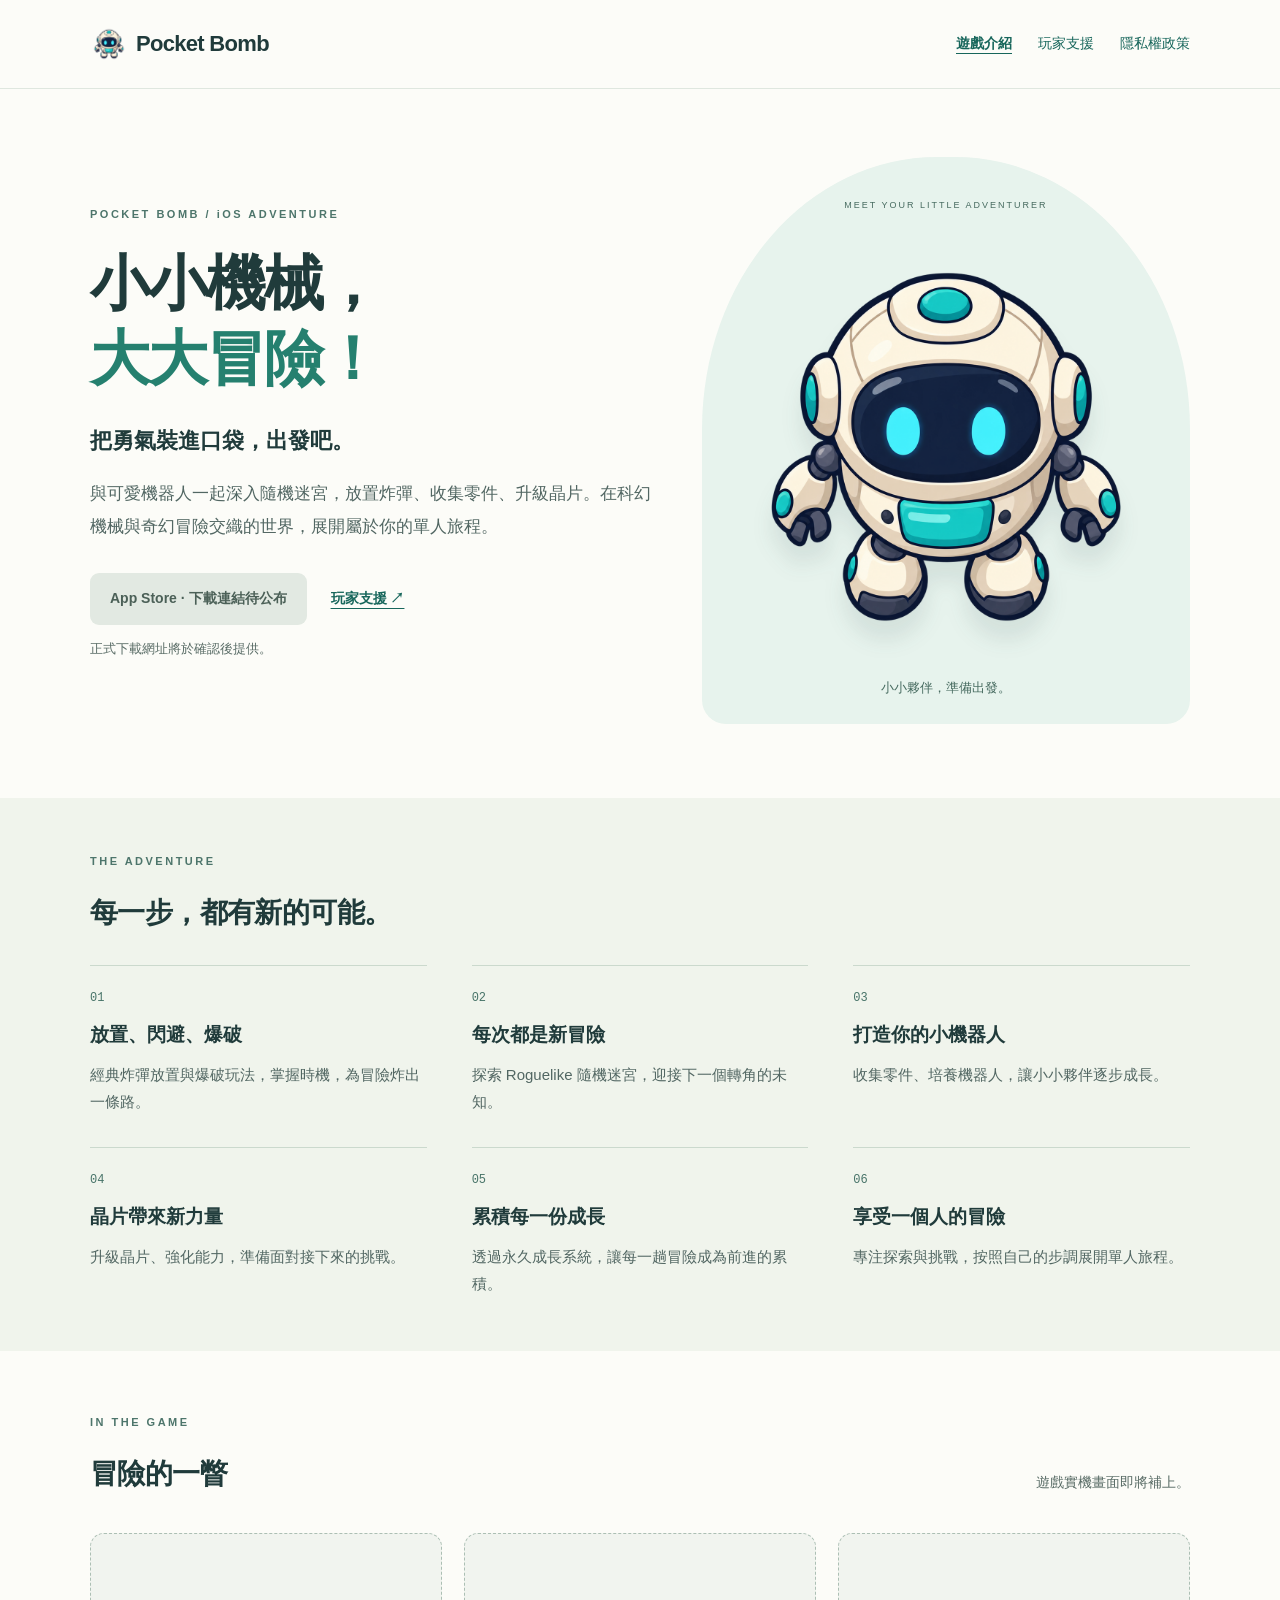
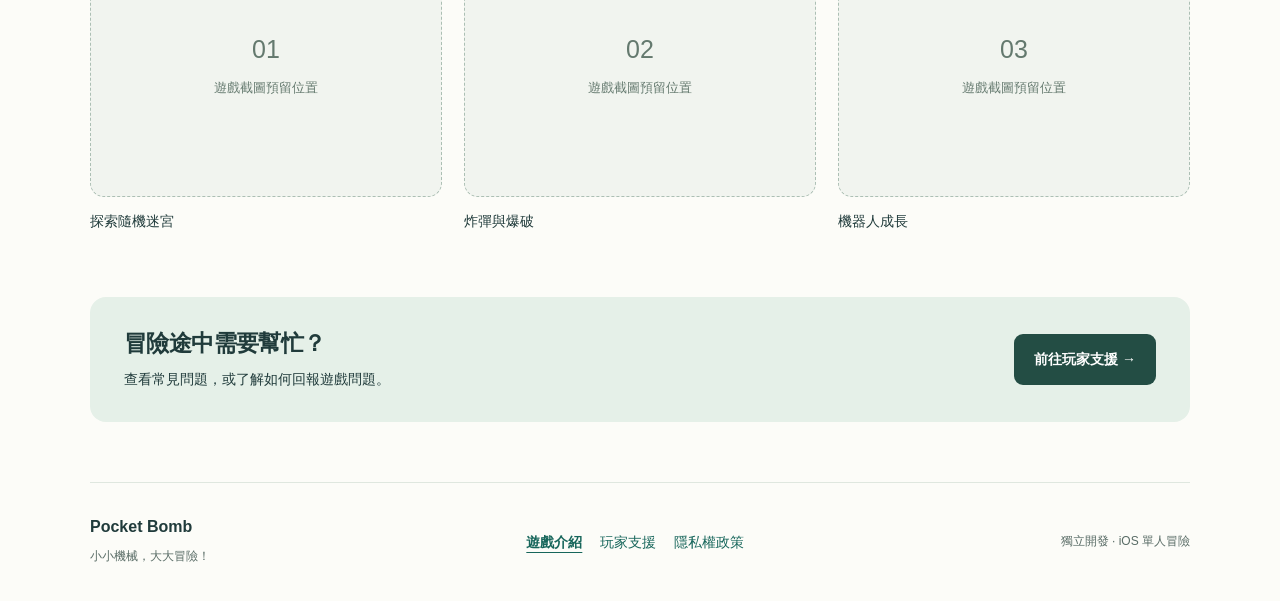
<file: index.html>
<!doctype html>
<html lang="zh-Hant"><head><meta charset="utf-8"><meta name="viewport" content="width=device-width, initial-scale=1"><title>Pocket Bomb｜小小機械，大大冒險！</title><meta name="description" content="Pocket Bomb 是結合炸彈爆破、隨機迷宮與機器人養成的 iOS 單人冒險遊戲。查看遊戲介紹、玩家支援與隱私權政策。"><meta name="theme-color" content="#eef8f4"><meta property="og:title" content="Pocket Bomb｜小小機械，大大冒險！"><meta property="og:description" content="Pocket Bomb 是結合炸彈爆破、隨機迷宮與機器人養成的 iOS 單人冒險遊戲。查看遊戲介紹、玩家支援與隱私權政策。"><meta property="og:type" content="website"><meta property="og:locale" content="zh_TW"><link rel="icon" href="assets/images/robot.png"><link rel="stylesheet" href="assets/style.css"><script src="assets/site.js" defer></script></head>
<body><a class="skip" href="#main">跳至主要內容</a><header class="header"><div class="wrap header-inner"><a class="brand" href="index.html"><img src="assets/images/robot.png" alt="" width="38" height="38">Pocket Bomb</a><nav aria-label="主要導覽"><a href="index.html" aria-current="page">遊戲介紹</a><a href="support.html">玩家支援</a><a href="privacy.html">隱私權政策</a></nav></div></header><main id="main"><section class="wrap hero"><div><p class="eyebrow">POCKET BOMB / iOS ADVENTURE</p><h1>小小機械，<br><span>大大冒險！</span></h1><p class="intro">把勇氣裝進口袋，出發吧。</p><p class="lead">與可愛機器人一起深入隨機迷宮，放置炸彈、收集零件、升級晶片。在科幻機械與奇幻冒險交織的世界，展開屬於你的單人旅程。</p><div class="actions"><span class="button unavailable" aria-describedby="download-note">App Store · 下載連結待公布</span><a class="text-link" href="support.html">玩家支援 ↗</a></div><p class="fine" id="download-note">正式下載網址將於確認後提供。</p></div><figure class="hero-art"><span class="art-label">MEET YOUR LITTLE ADVENTURER</span><img src="assets/images/robot.png" width="1280" height="1280" alt="Pocket Bomb 的奶油白小機器人，配有青綠色雙眼與機械裝甲"><figcaption>小小夥伴，準備出發。</figcaption></figure></section><section class="features-section"><div class="wrap"><p class="eyebrow">THE ADVENTURE</p><h2>每一步，都有新的可能。</h2><div class="features"><article><span class="number">01</span><h3>放置、閃避、爆破</h3><p>經典炸彈放置與爆破玩法，掌握時機，為冒險炸出一條路。</p></article><article><span class="number">02</span><h3>每次都是新冒險</h3><p>探索 Roguelike 隨機迷宮，迎接下一個轉角的未知。</p></article><article><span class="number">03</span><h3>打造你的小機器人</h3><p>收集零件、培養機器人，讓小小夥伴逐步成長。</p></article><article><span class="number">04</span><h3>晶片帶來新力量</h3><p>升級晶片、強化能力，準備面對接下來的挑戰。</p></article><article><span class="number">05</span><h3>累積每一份成長</h3><p>透過永久成長系統，讓每一趟冒險成為前進的累積。</p></article><article><span class="number">06</span><h3>享受一個人的冒險</h3><p>專注探索與挑戰，按照自己的步調展開單人旅程。</p></article></div></div></section><section class="wrap section"><div class="section-heading"><div><p class="eyebrow">IN THE GAME</p><h2>冒險的一瞥</h2></div><p>遊戲實機畫面即將補上。</p></div><div class="screens"><figure class="screen"><div><span>01</span><p>遊戲截圖預留位置</p></div><figcaption>探索隨機迷宮</figcaption></figure><figure class="screen"><div><span>02</span><p>遊戲截圖預留位置</p></div><figcaption>炸彈與爆破</figcaption></figure><figure class="screen"><div><span>03</span><p>遊戲截圖預留位置</p></div><figcaption>機器人成長</figcaption></figure></div></section><aside class="wrap support-banner"><div><h2>冒險途中需要幫忙？</h2><p>查看常見問題，或了解如何回報遊戲問題。</p></div><a class="button" href="support.html">前往玩家支援 →</a></aside></main><footer class="wrap footer"><div><strong>Pocket Bomb</strong><p>小小機械，大大冒險！</p></div><nav aria-label="頁尾導覽"><a href="index.html" aria-current="page">遊戲介紹</a><a href="support.html">玩家支援</a><a href="privacy.html">隱私權政策</a></nav><small>獨立開發 · iOS 單人冒險</small></footer></body></html>
</file>
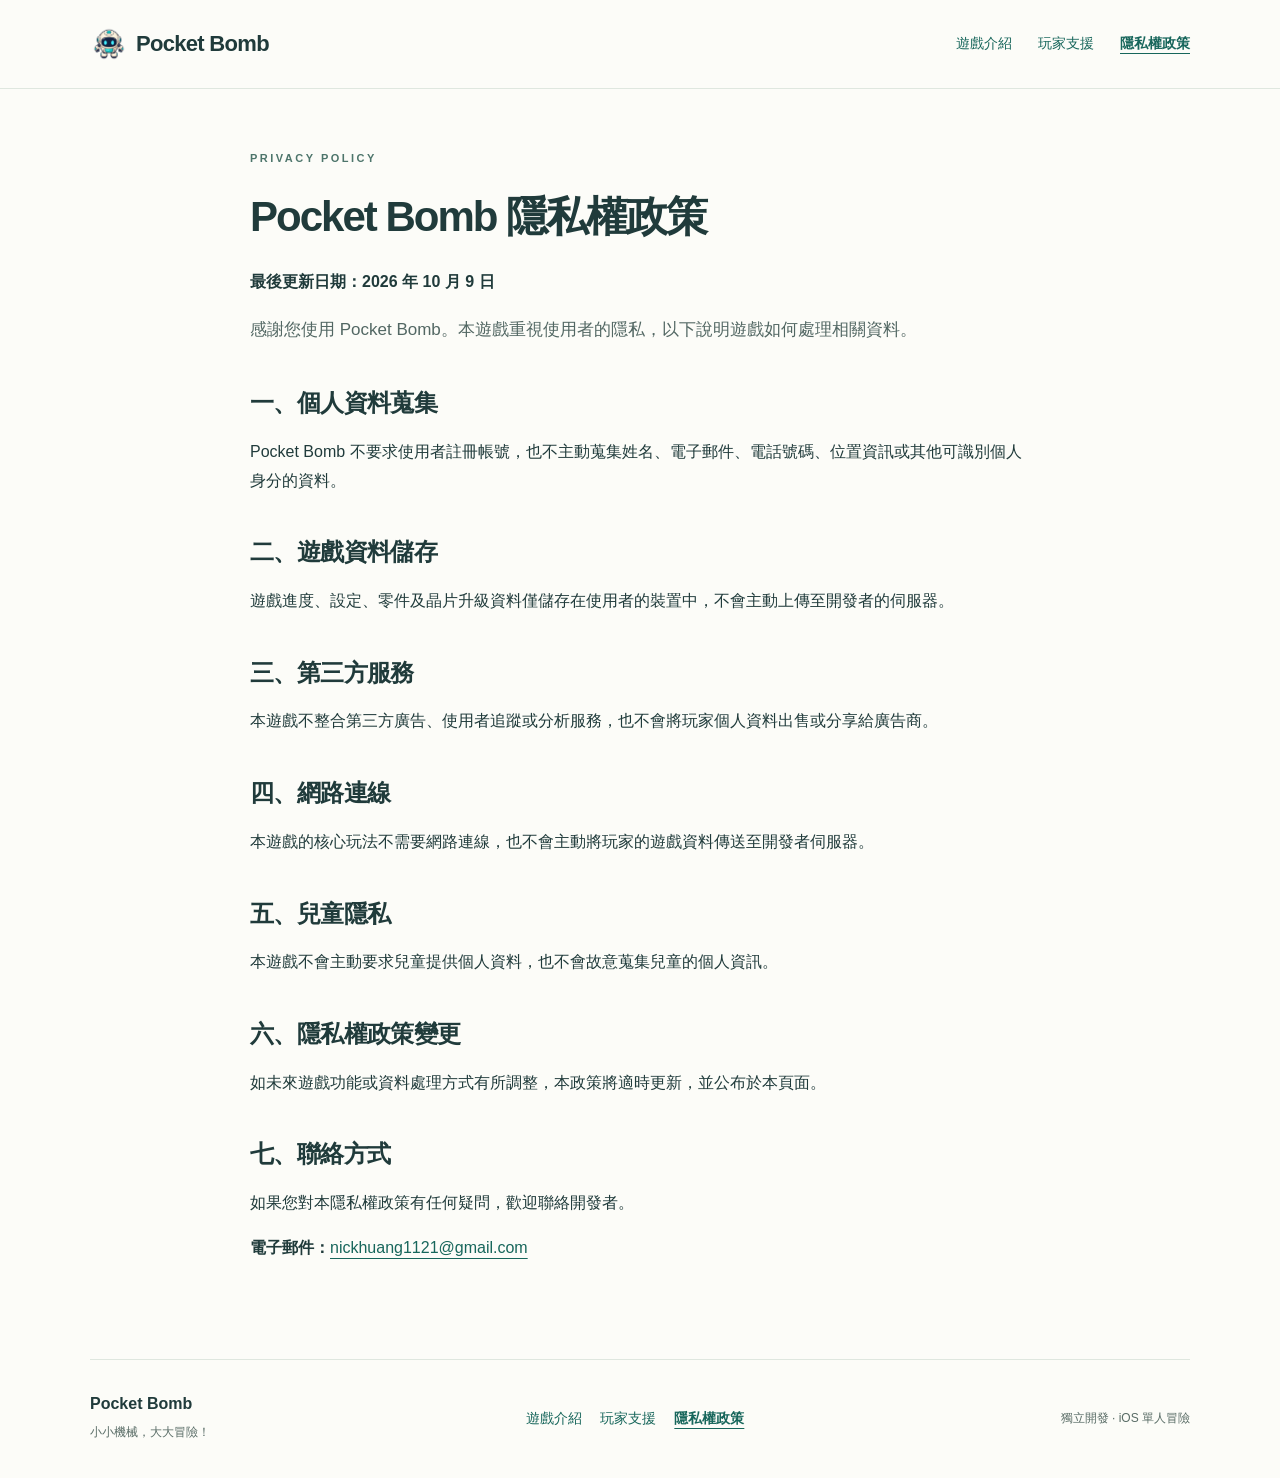
<file: privacy.html>
<!doctype html>
<html lang="zh-Hant"><head><meta charset="utf-8"><meta name="viewport" content="width=device-width, initial-scale=1"><title>隱私權政策｜Pocket Bomb</title><meta name="description" content="Pocket Bomb 隱私權政策：了解個人資料、裝置內遊戲資料儲存、第三方服務、網路連線與聯絡方式。"><meta name="theme-color" content="#eef8f4"><meta property="og:title" content="隱私權政策｜Pocket Bomb"><meta property="og:description" content="Pocket Bomb 隱私權政策：了解個人資料、裝置內遊戲資料儲存、第三方服務、網路連線與聯絡方式。"><meta property="og:type" content="website"><meta property="og:locale" content="zh_TW"><link rel="icon" href="assets/images/robot.png"><link rel="stylesheet" href="assets/style.css"><script src="assets/site.js" defer></script></head>
<body><a class="skip" href="#main">跳至主要內容</a><header class="header"><div class="wrap header-inner"><a class="brand" href="index.html"><img src="assets/images/robot.png" alt="" width="38" height="38">Pocket Bomb</a><nav aria-label="主要導覽"><a href="index.html">遊戲介紹</a><a href="support.html">玩家支援</a><a href="privacy.html" aria-current="page">隱私權政策</a></nav></div></header><main id="main"><article class="wrap document"><p class="eyebrow">PRIVACY POLICY</p><h1>Pocket Bomb 隱私權政策</h1><p><strong>最後更新日期：<time datetime="2026-10-09">2026 年 10 月 9 日</time></strong></p><p class="lead">感謝您使用 Pocket Bomb。本遊戲重視使用者的隱私，以下說明遊戲如何處理相關資料。</p><section><h2>一、個人資料蒐集</h2><p>Pocket Bomb 不要求使用者註冊帳號，也不主動蒐集姓名、電子郵件、電話號碼、位置資訊或其他可識別個人身分的資料。</p></section><section><h2>二、遊戲資料儲存</h2><p>遊戲進度、設定、零件及晶片升級資料僅儲存在使用者的裝置中，不會主動上傳至開發者的伺服器。</p></section><section><h2>三、第三方服務</h2><p>本遊戲不整合第三方廣告、使用者追蹤或分析服務，也不會將玩家個人資料出售或分享給廣告商。</p></section><section><h2>四、網路連線</h2><p>本遊戲的核心玩法不需要網路連線，也不會主動將玩家的遊戲資料傳送至開發者伺服器。</p></section><section><h2>五、兒童隱私</h2><p>本遊戲不會主動要求兒童提供個人資料，也不會故意蒐集兒童的個人資訊。</p></section><section><h2>六、隱私權政策變更</h2><p>如未來遊戲功能或資料處理方式有所調整，本政策將適時更新，並公布於本頁面。</p></section><section><h2>七、聯絡方式</h2><p>如果您對本隱私權政策有任何疑問，歡迎聯絡開發者。</p><p><strong>電子郵件：</strong><a href="mailto:nickhuang1121@gmail.com">nickhuang1121@gmail.com</a></p></section></article></main><footer class="wrap footer"><div><strong>Pocket Bomb</strong><p>小小機械，大大冒險！</p></div><nav aria-label="頁尾導覽"><a href="index.html">遊戲介紹</a><a href="support.html">玩家支援</a><a href="privacy.html" aria-current="page">隱私權政策</a></nav><small>獨立開發 · iOS 單人冒險</small></footer></body></html>
</file>
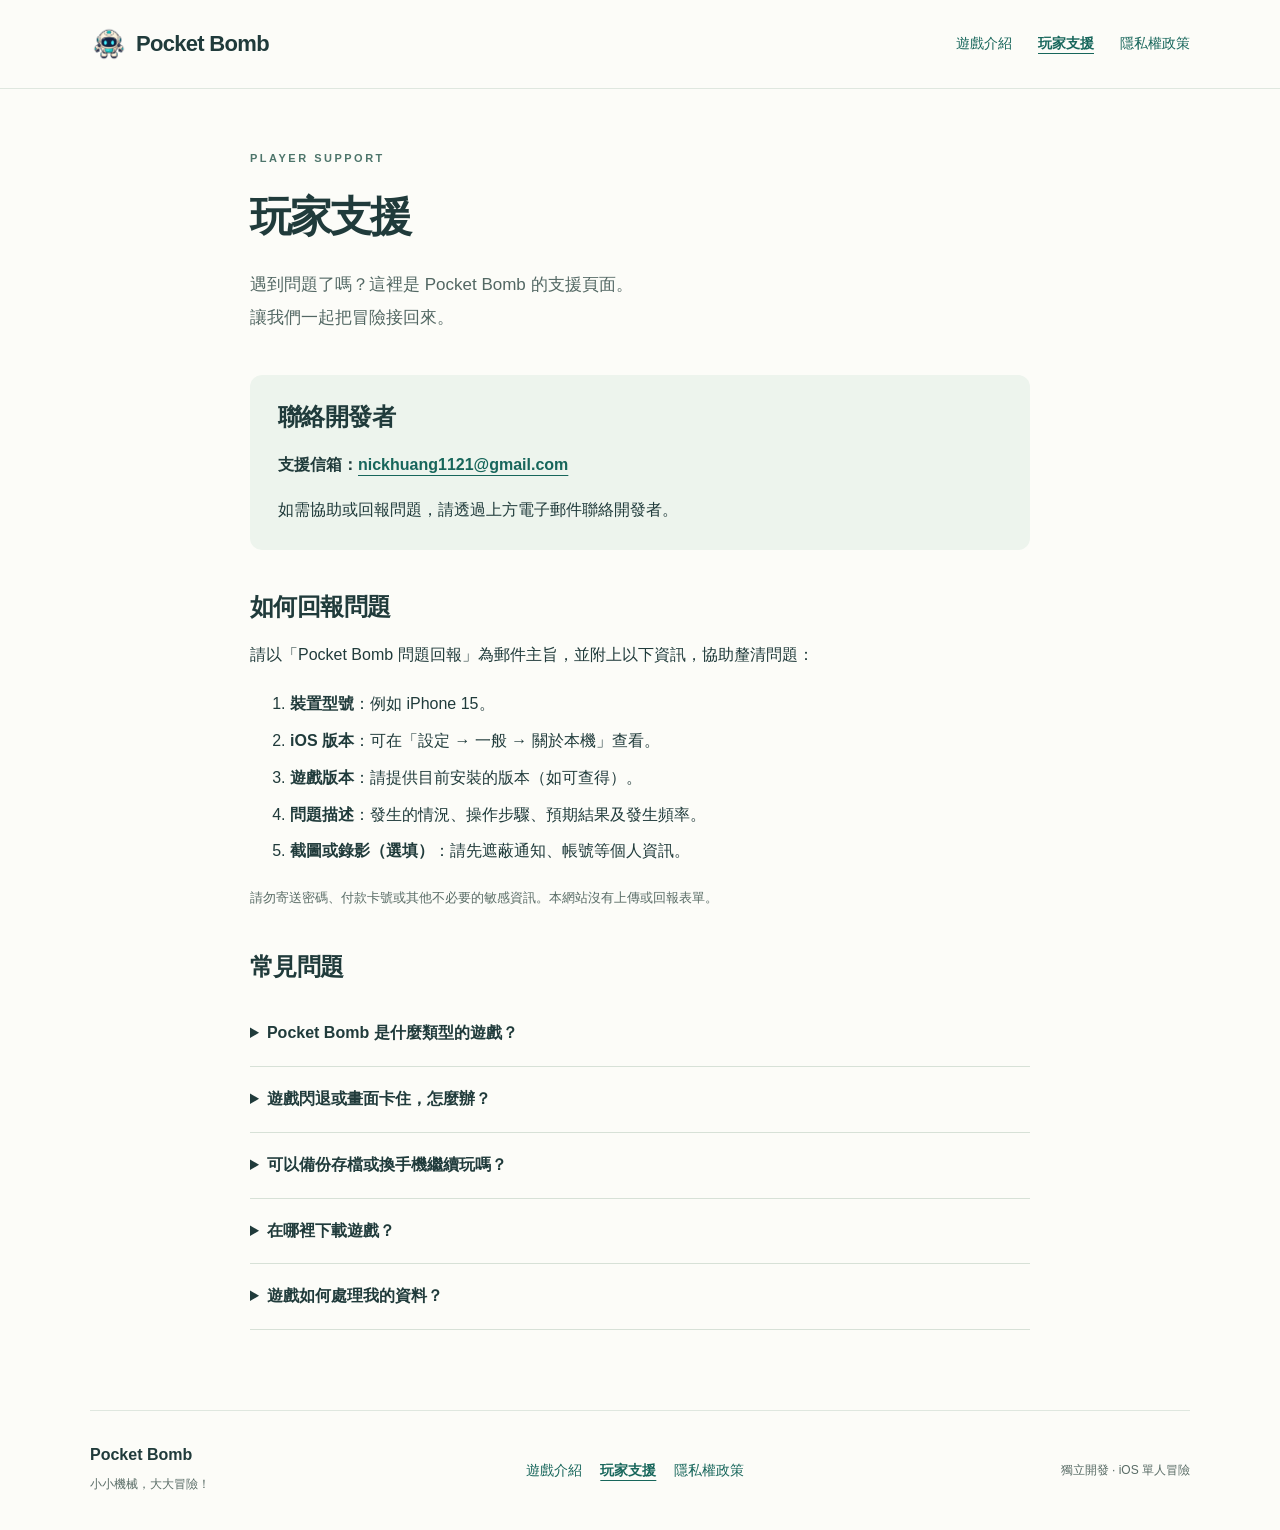
<file: support.html>
<!doctype html>
<html lang="zh-Hant"><head><meta charset="utf-8"><meta name="viewport" content="width=device-width, initial-scale=1"><title>玩家支援｜Pocket Bomb</title><meta name="description" content="Pocket Bomb 玩家支援：聯絡資訊、問題回報方式與常見問題。"><meta name="theme-color" content="#eef8f4"><meta property="og:title" content="玩家支援｜Pocket Bomb"><meta property="og:description" content="Pocket Bomb 玩家支援：聯絡資訊、問題回報方式與常見問題。"><meta property="og:type" content="website"><meta property="og:locale" content="zh_TW"><link rel="icon" href="assets/images/robot.png"><link rel="stylesheet" href="assets/style.css"><script src="assets/site.js" defer></script></head>
<body><a class="skip" href="#main">跳至主要內容</a><header class="header"><div class="wrap header-inner"><a class="brand" href="index.html"><img src="assets/images/robot.png" alt="" width="38" height="38">Pocket Bomb</a><nav aria-label="主要導覽"><a href="index.html">遊戲介紹</a><a href="support.html" aria-current="page">玩家支援</a><a href="privacy.html">隱私權政策</a></nav></div></header><main id="main"><div class="wrap document"><p class="eyebrow">PLAYER SUPPORT</p><h1>玩家支援</h1><p class="lead">遇到問題了嗎？這裡是 Pocket Bomb 的支援頁面。<br>讓我們一起把冒險接回來。</p><section class="contact"><h2>聯絡開發者</h2><p><strong>支援信箱：<a href="mailto:nickhuang1121@gmail.com">nickhuang1121@gmail.com</a></strong></p><p>如需協助或回報問題，請透過上方電子郵件聯絡開發者。</p></section><section><h2>如何回報問題</h2><p>請以「Pocket Bomb 問題回報」為郵件主旨，並附上以下資訊，協助釐清問題：</p><ol><li><strong>裝置型號</strong>：例如 iPhone 15。</li><li><strong>iOS 版本</strong>：可在「設定 → 一般 → 關於本機」查看。</li><li><strong>遊戲版本</strong>：請提供目前安裝的版本（如可查得）。</li><li><strong>問題描述</strong>：發生的情況、操作步驟、預期結果及發生頻率。</li><li><strong>截圖或錄影（選填）</strong>：請先遮蔽通知、帳號等個人資訊。</li></ol><p class="fine">請勿寄送密碼、付款卡號或其他不必要的敏感資訊。本網站沒有上傳或回報表單。</p></section><section><h2>常見問題</h2><details><summary>Pocket Bomb 是什麼類型的遊戲？</summary><p>這是一款 iOS 單人冒險遊戲，結合炸彈爆破、Roguelike 隨機迷宮、零件收集、機器人養成與永久成長。</p></details><details><summary>遊戲閃退或畫面卡住，怎麼辦？</summary><p>可先關閉並重新開啟遊戲，或重新啟動裝置。若仍發生，請記錄裝置型號、iOS 與遊戲版本，以及重現問題的步驟，透過支援信箱回報。存檔備份方式尚未確認，請先不要刪除遊戲。</p></details><details><summary>可以備份存檔或換手機繼續玩嗎？</summary><p>遊戲資料僅儲存在你的裝置中，不會主動上傳至開發者伺服器。備份與跨裝置轉移方式尚未確認，目前不保證可恢復或轉移。請在刪除遊戲或更換裝置前，先確認正式說明。</p></details><details><summary>在哪裡下載遊戲？</summary><p>App Store 下載連結確認後，將公布於<a href="index.html">遊戲介紹首頁</a>。</p></details><details><summary>遊戲如何處理我的資料？</summary><p>請參閱<a href="privacy.html">隱私權政策</a>。其中說明了遊戲的資料處理與裝置內儲存方式。</p></details></section></div></main><footer class="wrap footer"><div><strong>Pocket Bomb</strong><p>小小機械，大大冒險！</p></div><nav aria-label="頁尾導覽"><a href="index.html">遊戲介紹</a><a href="support.html" aria-current="page">玩家支援</a><a href="privacy.html">隱私權政策</a></nav><small>獨立開發 · iOS 單人冒險</small></footer></body></html>
</file>
<file: assets/style.css>
*{box-sizing:border-box}html{color-scheme:light}body{margin:0;background:#fcfcf8;color:#203b3b;font:16px/1.8 -apple-system,BlinkMacSystemFont,"Segoe UI","PingFang TC","Noto Sans TC",sans-serif}a{color:#17665b;text-underline-offset:5px}a:hover{color:#0a453d}a:focus-visible,summary:focus-visible{outline:3px solid #b56a23;outline-offset:5px}.wrap{width:min(1100px,calc(100% - 48px));margin-inline:auto}.header{border-bottom:1px solid #dfe7df;background:#fcfcf8}.header-inner{display:flex;justify-content:space-between;align-items:center;min-height:88px;gap:20px}.brand{display:flex;align-items:center;gap:8px;font-size:22px;font-weight:850;letter-spacing:-.7px;text-decoration:none;color:#203b3b}.brand img{object-fit:contain}.brand-dot{font-size:10px;align-self:flex-start;margin-top:21px}nav{display:flex;gap:26px;flex-wrap:wrap}nav a{font-size:14px;text-decoration:none;padding:8px 0}nav a[aria-current]{font-weight:700;text-decoration:underline}.skip{position:absolute;top:-100px;background:white;padding:12px;z-index:5}.skip:focus{top:0}.hero{display:grid;grid-template-columns:1.15fr 1fr;align-items:center;gap:50px;padding-block:68px 74px}.eyebrow{font-size:11px;font-weight:800;letter-spacing:2.5px;color:#4d756b;margin:0 0 22px}h1,h2,h3,p{overflow-wrap:anywhere}h1{font-size:clamp(38px,5vw,60px);line-height:1.25;letter-spacing:-2px;margin:0 0 25px}h1 span{color:#25806f}h2{font-size:28px;line-height:1.4;letter-spacing:-.6px;margin:0 0 18px}h3{font-size:19px;margin:8px 0}p{margin:0 0 16px}.intro{font-size:22px;font-weight:650}.lead{color:#526763;font-size:17px;line-height:1.95}.actions{display:flex;align-items:center;gap:24px;flex-wrap:wrap;margin-top:30px}.button{display:inline-block;border-radius:9px;background:#234d44;color:white;text-decoration:none;padding:13px 20px;font-size:14px;font-weight:650}.button:hover{background:#173c34;color:white}.unavailable{background:#e2e9e2;color:#4b6057}.text-link{font-size:14px;font-weight:650}.fine{font-size:13px;color:#596c66;margin-top:12px}.hero-art{position:relative;margin:0;background:#e7f3ed;border-radius:48% 48% 24px 24px;text-align:center;padding:32px 15px 24px}.hero-art img{display:block;width:100%;height:auto;filter:drop-shadow(0 20px 10px #203b3b18)}.art-label{font-size:9px;letter-spacing:2px;color:#476b60}.hero-art figcaption{font-size:13px;color:#476b60}.features-section{background:#f0f4ec;padding:54px 0}.features{display:grid;grid-template-columns:repeat(3,1fr);gap:32px 45px;margin-top:32px}.features article{border-top:1px solid #cbd9cd;padding-top:16px}.number{color:#477368;font:12px monospace}.features p{font-size:15px;color:#526763;margin:0}.section{padding-block:62px}.section-heading{display:flex;justify-content:space-between;align-items:end;gap:20px}.section-heading p:not(.eyebrow){font-size:14px;color:#596c66}.screens{display:grid;grid-template-columns:repeat(3,1fr);gap:22px;margin-top:22px}.screen{margin:0}.screen>div{aspect-ratio:4/3;border:1px dashed #acbfb4;border-radius:14px;background:#f1f4ef;display:flex;flex-direction:column;justify-content:center;align-items:center;color:#64796e}.screen span{font-size:25px;font-weight:300}.screen p{font-size:13px;margin:4px}.screen figcaption{font-size:14px;padding-top:12px}.support-banner{display:flex;align-items:center;justify-content:space-between;gap:24px;background:#e5f0e8;padding:30px 34px;border-radius:16px;margin-bottom:60px}.support-banner h2{font-size:23px;margin-bottom:8px}.support-banner p{margin:0;font-size:14px}.footer{border-top:1px solid #dfe7df;padding-block:30px;display:flex;justify-content:space-between;align-items:center;gap:24px}.footer p,.footer small{font-size:12px;color:#596c66;margin:4px 0}.footer nav{gap:18px}.document{max-width:780px;padding-block:60px 80px}.document h1{font-size:42px}.document h2{font-size:24px}.document section{margin-top:40px}.contact,.notice{padding:25px 28px;background:#edf4ed;border-radius:12px}.notice{background:#fff3d9;border-left:4px solid #b68325;margin-top:28px}.notice p:last-child,.contact p:last-child{margin-bottom:0}.pending{color:#805019}li{padding:4px 0}details{border-bottom:1px solid #d7e1d7;padding:18px 0}summary{cursor:pointer;font-weight:650;padding-right:10px}details p{margin:14px 0 0;color:#526763}@media(max-width:760px){.wrap{width:calc(100% - 36px)}.header-inner{flex-direction:column;gap:4px;padding-block:15px}.brand-dot{margin-top:10px}nav{gap:23px}.hero{grid-template-columns:1fr;gap:32px;padding-block:40px}.hero-art{max-width:380px;width:100%;justify-self:center}.hero h1{font-size:43px}.features{grid-template-columns:repeat(2,1fr);gap:28px 22px}.section-heading,.support-banner,.footer{align-items:flex-start;flex-direction:column}.screens{gap:12px}.screen p{font-size:11px;text-align:center}.screen figcaption{font-size:12px}.section{padding-block:40px}.document{padding-block:40px 55px}.document h1{font-size:36px}.contact,.notice{padding:20px}.footer{gap:16px}.support-banner{padding:24px}.eyebrow{letter-spacing:1.8px}}@media(max-width:380px){.features{grid-template-columns:1fr}.screens{grid-template-columns:1fr}.screen>div{aspect-ratio:16/9}nav{gap:18px}}
</file>
